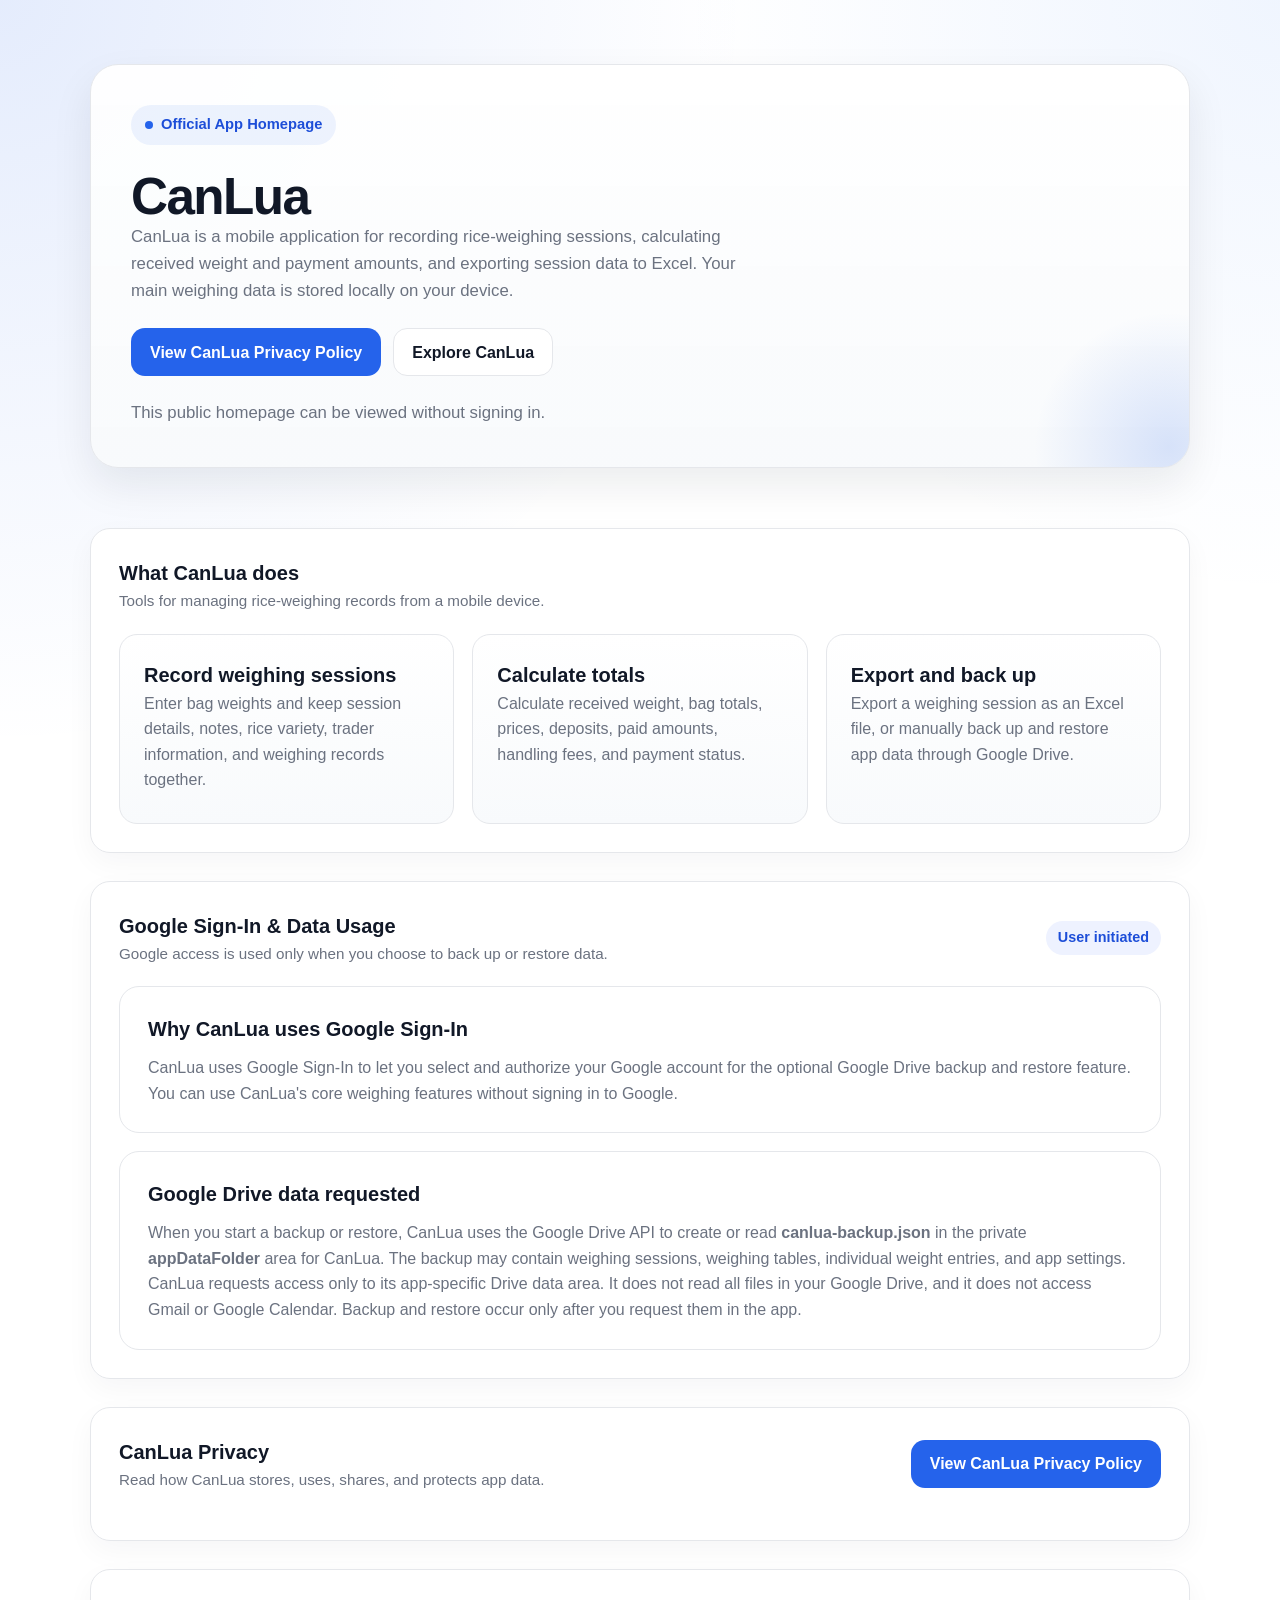
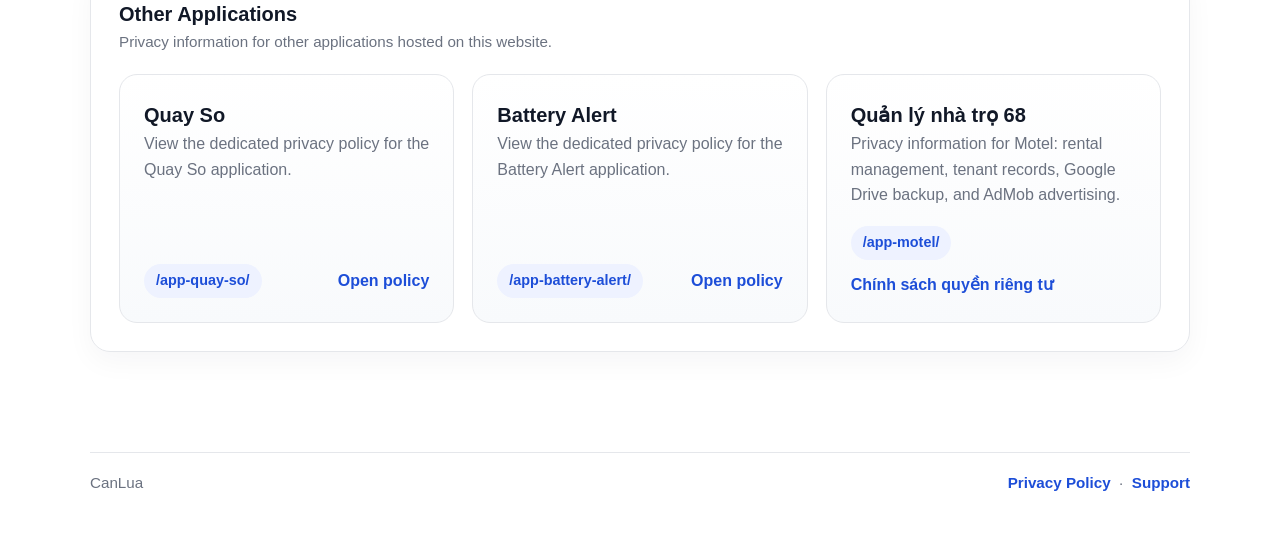
<file: index.html>
<!DOCTYPE html>
<html lang="en">
<head>
  <meta charset="UTF-8">
  <meta name="viewport" content="width=device-width, initial-scale=1.0">
  <meta name="description" content="Official homepage of CanLua. Learn about the application, Google Sign-In data usage, and privacy policy.">
  <meta name="robots" content="index, follow">
  <meta property="og:title" content="CanLua - Official App Homepage">
  <meta property="og:description" content="Learn about CanLua, its Google Sign-In and Google Drive data usage, and its privacy policy.">
  <meta property="og:type" content="website">
  <meta property="og:url" content="https://nhthien68.github.io/privacy-policy/">
  <title>CanLua - Official App Homepage</title>
  <link rel="stylesheet" href="assets/css/style.css">
</head>
<body>
  <header class="site-header">
    <div class="container">
      <section class="hero" aria-labelledby="home-title">
        <span class="badge"><span class="badge-dot"></span> Official App Homepage</span>
        <div>
          <h1 id="home-title">CanLua</h1>
          <p>
            CanLua is a mobile application for recording rice-weighing sessions,
            calculating received weight and payment amounts, and exporting session
            data to Excel. Your main weighing data is stored locally on your device.
          </p>
        </div>
        <div class="hero-actions">
          <a class="button button-primary" href="/privacy-policy/app-can-lua/">View CanLua Privacy Policy</a>
          <a class="button button-secondary" href="#features">Explore CanLua</a>
        </div>
        <p class="section-note">This public homepage can be viewed without signing in.</p>
      </section>
    </div>
  </header>

  <main class="main">
    <div class="container">
      <section id="features" class="section section-card" aria-labelledby="features-title">
        <div class="section-header">
          <div>
            <h2 id="features-title" class="section-title">What CanLua does</h2>
            <p class="section-note">Tools for managing rice-weighing records from a mobile device.</p>
          </div>
        </div>

        <div class="app-grid">
          <article class="app-card">
            <div>
              <h2>Record weighing sessions</h2>
              <p>Enter bag weights and keep session details, notes, rice variety, trader information, and weighing records together.</p>
            </div>
          </article>

          <article class="app-card">
            <div>
              <h2>Calculate totals</h2>
              <p>Calculate received weight, bag totals, prices, deposits, paid amounts, handling fees, and payment status.</p>
            </div>
          </article>

          <article class="app-card">
            <div>
              <h2>Export and back up</h2>
              <p>Export a weighing session as an Excel file, or manually back up and restore app data through Google Drive.</p>
            </div>
          </article>
        </div>
      </section>

      <section class="section section-card" aria-labelledby="google-data-title">
        <div class="section-header">
          <div>
            <h2 id="google-data-title" class="section-title">Google Sign-In &amp; Data Usage</h2>
            <p class="section-note">Google access is used only when you choose to back up or restore data.</p>
          </div>
          <span class="pill">User initiated</span>
        </div>

        <div class="policy-layout">
          <article class="policy-block">
            <h2>Why CanLua uses Google Sign-In</h2>
            <p>
              CanLua uses Google Sign-In to let you select and authorize your Google
              account for the optional Google Drive backup and restore feature. You
              can use CanLua's core weighing features without signing in to Google.
            </p>
          </article>

          <article class="policy-block">
            <h2>Google Drive data requested</h2>
            <p>
              When you start a backup or restore, CanLua uses the Google Drive API to
              create or read <strong>canlua-backup.json</strong> in the private
              <strong>appDataFolder</strong> area for CanLua. The backup may contain
              weighing sessions, weighing tables, individual weight entries, and app settings.
            </p>
            <p>
              CanLua requests access only to its app-specific Drive data area. It does
              not read all files in your Google Drive, and it does not access Gmail or
              Google Calendar. Backup and restore occur only after you request them in the app.
            </p>
          </article>
        </div>
      </section>

      <section class="section section-card" aria-labelledby="privacy-title">
        <div class="section-header">
          <div>
            <h2 id="privacy-title" class="section-title">CanLua Privacy</h2>
            <p class="section-note">Read how CanLua stores, uses, shares, and protects app data.</p>
          </div>
          <a class="button button-primary" href="/privacy-policy/app-can-lua/">View CanLua Privacy Policy</a>
        </div>
      </section>

      <section class="section section-card" aria-labelledby="other-apps-title">
        <div class="section-header">
          <div>
            <h2 id="other-apps-title" class="section-title">Other Applications</h2>
            <p class="section-note">Privacy information for other applications hosted on this website.</p>
          </div>
        </div>

        <div class="app-grid">
          <article class="app-card">
            <div>
              <h2>Quay So</h2>
              <p>View the dedicated privacy policy for the Quay So application.</p>
            </div>
            <div class="app-card-footer">
              <span class="pill">/app-quay-so/</span>
              <a class="app-link" href="app-quay-so/">Open policy</a>
            </div>
          </article>

          <article class="app-card">
            <div>
              <h2>Battery Alert</h2>
              <p>View the dedicated privacy policy for the Battery Alert application.</p>
            </div>
            <div class="app-card-footer">
              <span class="pill">/app-battery-alert/</span>
              <a class="app-link" href="app-battery-alert/">Open policy</a>
            </div>
          </article>

          <article class="app-card">
            <div>
              <h2>Quản lý nhà trọ 68</h2>
              <p>Privacy information for Motel: rental management, tenant records, Google Drive backup, and AdMob advertising.</p>
            </div>
            <div class="app-card-footer">
              <span class="pill">/app-motel/</span>
              <a class="app-link" href="app-motel/" lang="vi">Chính sách quyền riêng tư</a>
            </div>
          </article>
        </div>
      </section>
    </div>
  </main>

  <footer class="footer">
    <div class="container">
      <div class="footer-inner">
        <span>CanLua</span>
        <span>
          <a class="app-link" href="/privacy-policy/app-can-lua/">Privacy Policy</a>
          &nbsp;&middot;&nbsp;
          <a class="app-link" href="mailto:nhthien21@gmail.com">Support</a>
        </span>
      </div>
    </div>
  </footer>
</body>
</html>
</file>
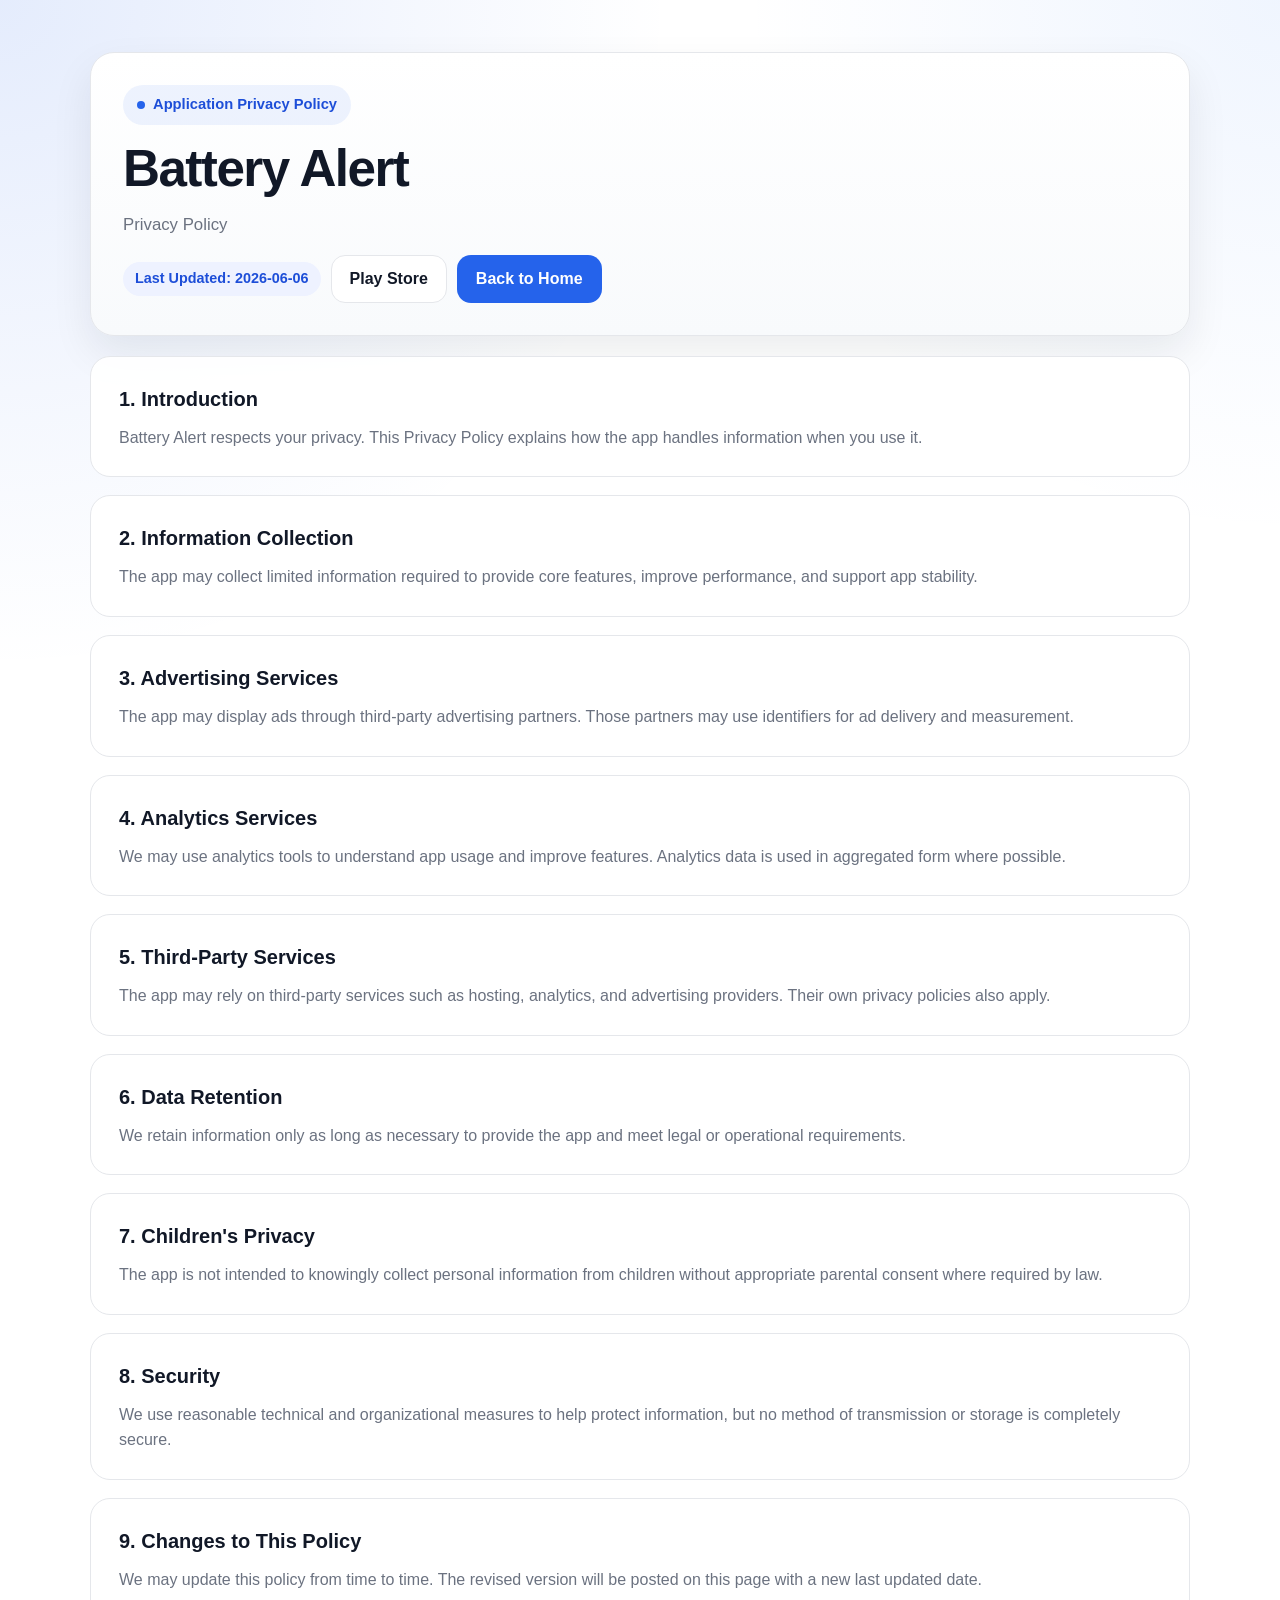
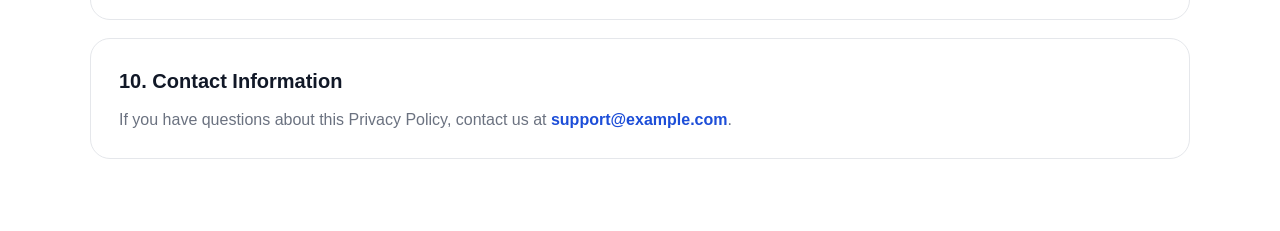
<file: app-battery-alert/index.html>
<!DOCTYPE html>
<html lang="en">
<head>
  <meta charset="UTF-8">
  <meta name="viewport" content="width=device-width, initial-scale=1.0">
  <meta name="description" content="Privacy Policy for Battery Alert.">
  <meta name="robots" content="index, follow">
  <title>Battery Alert Privacy Policy</title>
  <link rel="stylesheet" href="../assets/css/style.css">
</head>
<body>
  <header class="policy-header">
    <div class="container">
      <div class="policy-hero">
        <span class="badge"><span class="badge-dot"></span> Application Privacy Policy</span>
        <h1 class="page-title">Battery Alert</h1>
        <p class="page-subtitle">Privacy Policy</p>
        <div class="policy-meta">
          <span class="pill">Last Updated: 2026-06-06</span>
          <a class="button button-secondary" href="https://play.google.com/store/apps/details?id=example.batteryalert" target="_blank" rel="noopener noreferrer">Play Store</a>
          <a class="button button-primary" href="../">Back to Home</a>
        </div>
      </div>
    </div>
  </header>

  <main class="main">
    <div class="container policy-layout">
      <section class="policy-block" aria-labelledby="intro-title">
        <h2 id="intro-title">1. Introduction</h2>
        <p>Battery Alert respects your privacy. This Privacy Policy explains how the app handles information when you use it.</p>
      </section>

      <section class="policy-block" aria-labelledby="collection-title">
        <h2 id="collection-title">2. Information Collection</h2>
        <p>The app may collect limited information required to provide core features, improve performance, and support app stability.</p>
      </section>

      <section class="policy-block" aria-labelledby="ads-title">
        <h2 id="ads-title">3. Advertising Services</h2>
        <p>The app may display ads through third-party advertising partners. Those partners may use identifiers for ad delivery and measurement.</p>
      </section>

      <section class="policy-block" aria-labelledby="analytics-title">
        <h2 id="analytics-title">4. Analytics Services</h2>
        <p>We may use analytics tools to understand app usage and improve features. Analytics data is used in aggregated form where possible.</p>
      </section>

      <section class="policy-block" aria-labelledby="third-party-title">
        <h2 id="third-party-title">5. Third-Party Services</h2>
        <p>The app may rely on third-party services such as hosting, analytics, and advertising providers. Their own privacy policies also apply.</p>
      </section>

      <section class="policy-block" aria-labelledby="retention-title">
        <h2 id="retention-title">6. Data Retention</h2>
        <p>We retain information only as long as necessary to provide the app and meet legal or operational requirements.</p>
      </section>

      <section class="policy-block" aria-labelledby="children-title">
        <h2 id="children-title">7. Children's Privacy</h2>
        <p>The app is not intended to knowingly collect personal information from children without appropriate parental consent where required by law.</p>
      </section>

      <section class="policy-block" aria-labelledby="security-title">
        <h2 id="security-title">8. Security</h2>
        <p>We use reasonable technical and organizational measures to help protect information, but no method of transmission or storage is completely secure.</p>
      </section>

      <section class="policy-block" aria-labelledby="changes-title">
        <h2 id="changes-title">9. Changes to This Policy</h2>
        <p>We may update this policy from time to time. The revised version will be posted on this page with a new last updated date.</p>
      </section>

      <section class="policy-block" aria-labelledby="contact-title">
        <h2 id="contact-title">10. Contact Information</h2>
        <p>If you have questions about this Privacy Policy, contact us at <a class="app-link" href="mailto:support@example.com">support@example.com</a>.</p>
      </section>
    </div>
  </main>
</body>
</html>
</file>
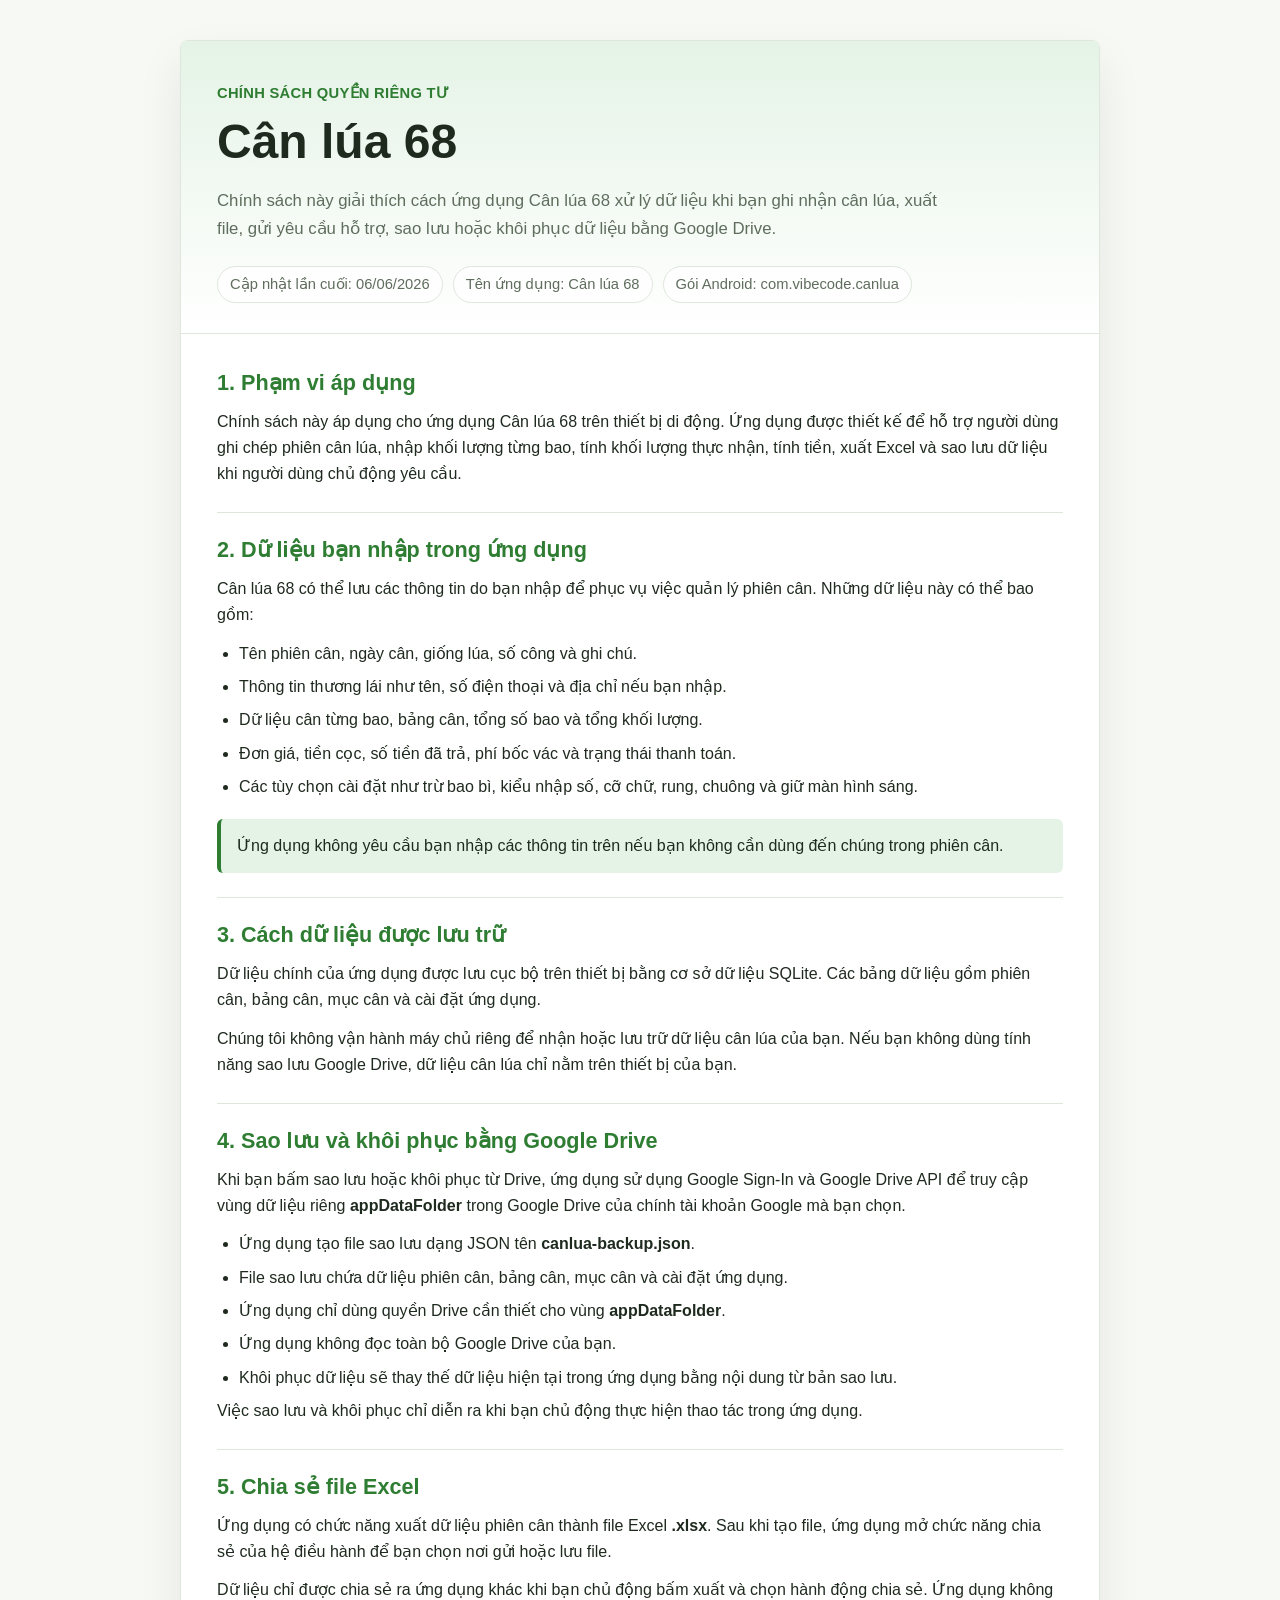
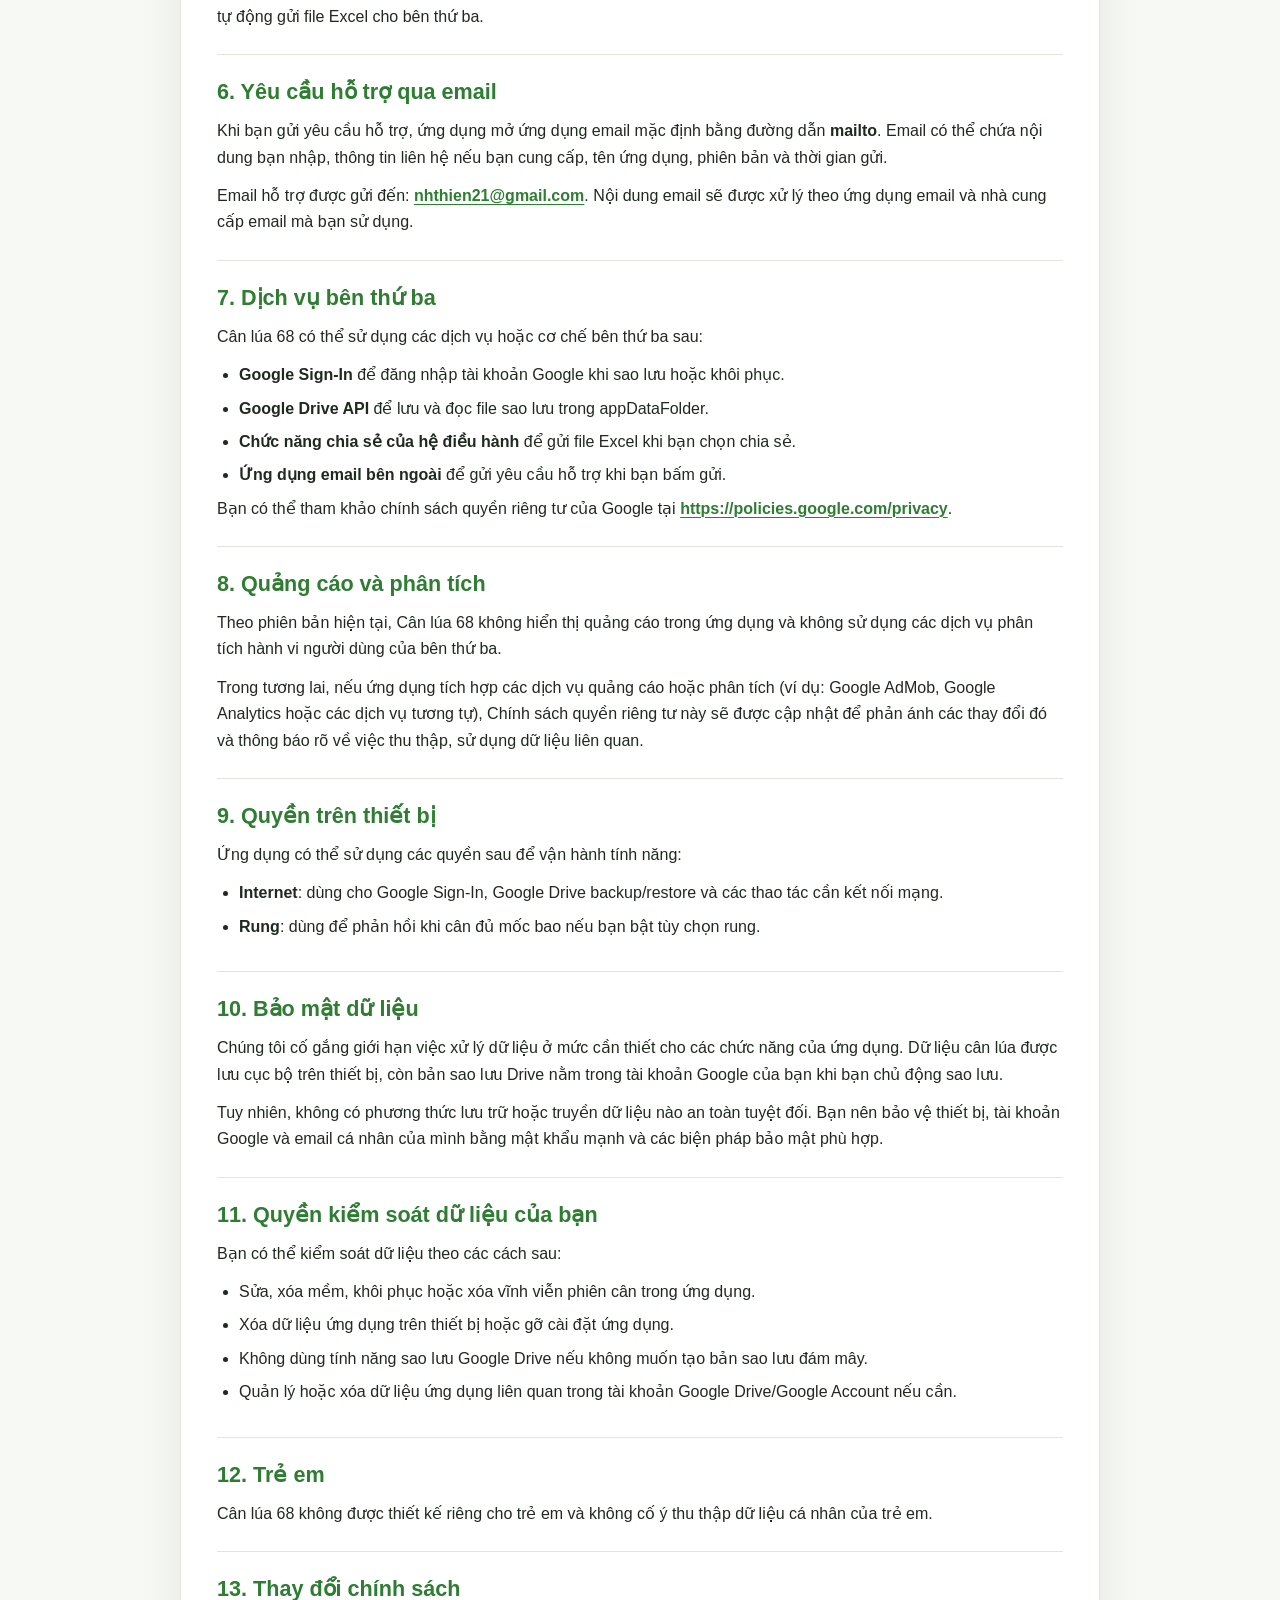
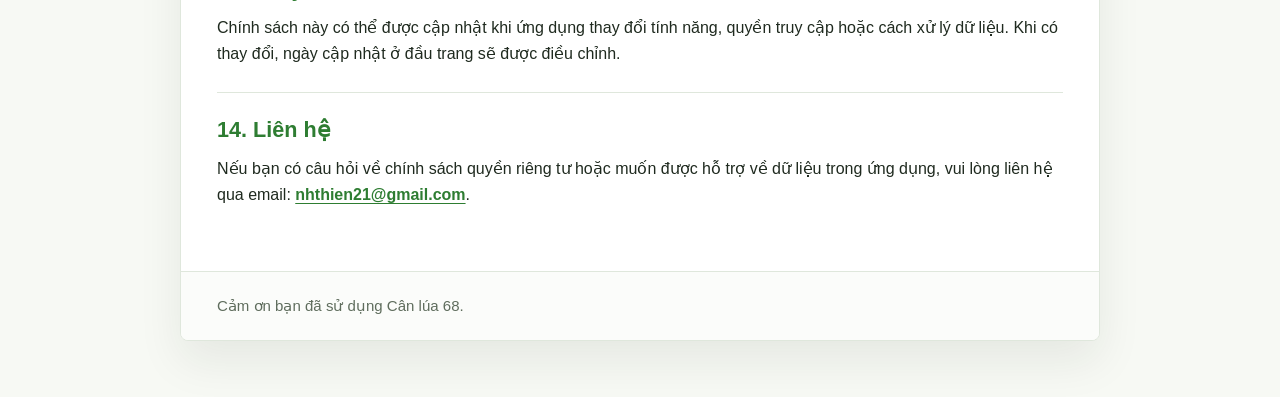
<file: app-can-lua/index.html>
<!doctype html>
<html lang="vi">
<head>
  <meta charset="utf-8">
  <meta name="viewport" content="width=device-width, initial-scale=1">
  <title>Chính sách quyền riêng tư - Cân lúa 68</title>
  <meta
    name="description"
    content="Chính sách quyền riêng tư của ứng dụng Cân lúa 68."
  >
  <style>
    :root {
      color-scheme: light;
      --bg: #f7f9f4;
      --surface: #ffffff;
      --text: #1f2a1f;
      --muted: #5f6d5d;
      --primary: #2e7d32;
      --primary-soft: #e5f3e6;
      --border: #dfe7dc;
      --shadow: 0 20px 45px rgba(31, 42, 31, 0.08);
    }

    * {
      box-sizing: border-box;
    }

    body {
      margin: 0;
      background: var(--bg);
      color: var(--text);
      font-family: Arial, Helvetica, sans-serif;
      line-height: 1.65;
    }

    main {
      width: min(920px, calc(100% - 32px));
      margin: 0 auto;
      padding: 40px 0 56px;
    }

    .page {
      background: var(--surface);
      border: 1px solid var(--border);
      border-radius: 8px;
      box-shadow: var(--shadow);
      overflow: hidden;
    }

    header {
      padding: 40px 36px 30px;
      background: linear-gradient(180deg, var(--primary-soft), #ffffff);
      border-bottom: 1px solid var(--border);
    }

    .eyebrow {
      margin: 0 0 10px;
      color: var(--primary);
      font-size: 0.92rem;
      font-weight: 700;
      letter-spacing: 0.02em;
      text-transform: uppercase;
    }

    h1 {
      margin: 0;
      font-size: clamp(2rem, 5vw, 3rem);
      line-height: 1.12;
    }

    .summary {
      margin: 18px 0 0;
      max-width: 720px;
      color: var(--muted);
      font-size: 1.05rem;
    }

    .meta {
      display: flex;
      flex-wrap: wrap;
      gap: 10px;
      margin-top: 24px;
    }

    .pill {
      display: inline-flex;
      align-items: center;
      min-height: 32px;
      padding: 5px 12px;
      border: 1px solid var(--border);
      border-radius: 999px;
      background: rgba(255, 255, 255, 0.76);
      color: var(--muted);
      font-size: 0.92rem;
    }

    article {
      padding: 12px 36px 38px;
    }

    section {
      padding: 24px 0;
      border-bottom: 1px solid var(--border);
    }

    section:last-child {
      border-bottom: 0;
    }

    h2 {
      margin: 0 0 12px;
      color: var(--primary);
      font-size: 1.35rem;
      line-height: 1.25;
    }

    p {
      margin: 0 0 12px;
    }

    p:last-child {
      margin-bottom: 0;
    }

    ul {
      margin: 10px 0 0;
      padding-left: 22px;
    }

    li {
      margin: 7px 0;
    }

    a {
      color: var(--primary);
      font-weight: 700;
      text-decoration-thickness: 0.08em;
      text-underline-offset: 0.18em;
    }

    strong {
      font-weight: 700;
    }

    .notice {
      margin-top: 18px;
      padding: 14px 16px;
      border-left: 4px solid var(--primary);
      border-radius: 6px;
      background: var(--primary-soft);
    }

    footer {
      padding: 22px 36px;
      border-top: 1px solid var(--border);
      background: #fbfcfa;
      color: var(--muted);
      font-size: 0.94rem;
    }

    @media (max-width: 640px) {
      main {
        width: min(100% - 20px, 920px);
        padding: 18px 0 32px;
      }

      header,
      article,
      footer {
        padding-left: 20px;
        padding-right: 20px;
      }

      header {
        padding-top: 30px;
      }
    }
  </style>
</head>
<body>
  <main>
    <div class="page">
      <header>
        <p class="eyebrow">Chính sách quyền riêng tư</p>
        <h1>Cân lúa 68</h1>
        <p class="summary">
          Chính sách này giải thích cách ứng dụng Cân lúa 68 xử lý dữ liệu khi
          bạn ghi nhận cân lúa, xuất file, gửi yêu cầu hỗ trợ, sao lưu hoặc khôi
          phục dữ liệu bằng Google Drive.
        </p>
        <div class="meta" aria-label="Thông tin chính sách">
          <span class="pill">Cập nhật lần cuối: 06/06/2026</span>
          <span class="pill">Tên ứng dụng: Cân lúa 68</span>
          <span class="pill">Gói Android: com.vibecode.canlua</span>
        </div>
      </header>

      <article>
        <section>
          <h2>1. Phạm vi áp dụng</h2>
          <p>
            Chính sách này áp dụng cho ứng dụng Cân lúa 68 trên thiết bị di
            động. Ứng dụng được thiết kế để hỗ trợ người dùng ghi chép phiên cân
            lúa, nhập khối lượng từng bao, tính khối lượng thực nhận, tính tiền,
            xuất Excel và sao lưu dữ liệu khi người dùng chủ động yêu cầu.
          </p>
        </section>

        <section>
          <h2>2. Dữ liệu bạn nhập trong ứng dụng</h2>
          <p>
            Cân lúa 68 có thể lưu các thông tin do bạn nhập để phục vụ việc quản
            lý phiên cân. Những dữ liệu này có thể bao gồm:
          </p>
          <ul>
            <li>Tên phiên cân, ngày cân, giống lúa, số công và ghi chú.</li>
            <li>Thông tin thương lái như tên, số điện thoại và địa chỉ nếu bạn nhập.</li>
            <li>Dữ liệu cân từng bao, bảng cân, tổng số bao và tổng khối lượng.</li>
            <li>Đơn giá, tiền cọc, số tiền đã trả, phí bốc vác và trạng thái thanh toán.</li>
            <li>Các tùy chọn cài đặt như trừ bao bì, kiểu nhập số, cỡ chữ, rung, chuông và giữ màn hình sáng.</li>
          </ul>
          <p class="notice">
            Ứng dụng không yêu cầu bạn nhập các thông tin trên nếu bạn không cần
            dùng đến chúng trong phiên cân.
          </p>
        </section>

        <section>
          <h2>3. Cách dữ liệu được lưu trữ</h2>
          <p>
            Dữ liệu chính của ứng dụng được lưu cục bộ trên thiết bị bằng cơ sở
            dữ liệu SQLite. Các bảng dữ liệu gồm phiên cân, bảng cân, mục cân và
            cài đặt ứng dụng.
          </p>
          <p>
            Chúng tôi không vận hành máy chủ riêng để nhận hoặc lưu trữ dữ liệu
            cân lúa của bạn. Nếu bạn không dùng tính năng sao lưu Google Drive,
            dữ liệu cân lúa chỉ nằm trên thiết bị của bạn.
          </p>
        </section>

        <section>
          <h2>4. Sao lưu và khôi phục bằng Google Drive</h2>
          <p>
            Khi bạn bấm sao lưu hoặc khôi phục từ Drive, ứng dụng sử dụng Google
            Sign-In và Google Drive API để truy cập vùng dữ liệu riêng
            <strong>appDataFolder</strong> trong Google Drive của chính tài khoản
            Google mà bạn chọn.
          </p>
          <ul>
            <li>Ứng dụng tạo file sao lưu dạng JSON tên <strong>canlua-backup.json</strong>.</li>
            <li>File sao lưu chứa dữ liệu phiên cân, bảng cân, mục cân và cài đặt ứng dụng.</li>
            <li>Ứng dụng chỉ dùng quyền Drive cần thiết cho vùng <strong>appDataFolder</strong>.</li>
            <li>Ứng dụng không đọc toàn bộ Google Drive của bạn.</li>
            <li>Khôi phục dữ liệu sẽ thay thế dữ liệu hiện tại trong ứng dụng bằng nội dung từ bản sao lưu.</li>
          </ul>
          <p>
            Việc sao lưu và khôi phục chỉ diễn ra khi bạn chủ động thực hiện thao
            tác trong ứng dụng.
          </p>
        </section>

        <section>
          <h2>5. Chia sẻ file Excel</h2>
          <p>
            Ứng dụng có chức năng xuất dữ liệu phiên cân thành file Excel
            <strong>.xlsx</strong>. Sau khi tạo file, ứng dụng mở chức năng chia
            sẻ của hệ điều hành để bạn chọn nơi gửi hoặc lưu file.
          </p>
          <p>
            Dữ liệu chỉ được chia sẻ ra ứng dụng khác khi bạn chủ động bấm xuất
            và chọn hành động chia sẻ. Ứng dụng không tự động gửi file Excel cho
            bên thứ ba.
          </p>
        </section>

        <section>
          <h2>6. Yêu cầu hỗ trợ qua email</h2>
          <p>
            Khi bạn gửi yêu cầu hỗ trợ, ứng dụng mở ứng dụng email mặc định bằng
            đường dẫn <strong>mailto</strong>. Email có thể chứa nội dung bạn
            nhập, thông tin liên hệ nếu bạn cung cấp, tên ứng dụng, phiên bản và
            thời gian gửi.
          </p>
          <p>
            Email hỗ trợ được gửi đến:
            <a href="mailto:nhthien21@gmail.com">nhthien21@gmail.com</a>.
            Nội dung email sẽ được xử lý theo ứng dụng email và nhà cung cấp
            email mà bạn sử dụng.
          </p>
        </section>

        <section>
          <h2>7. Dịch vụ bên thứ ba</h2>
          <p>Cân lúa 68 có thể sử dụng các dịch vụ hoặc cơ chế bên thứ ba sau:</p>
          <ul>
            <li><strong>Google Sign-In</strong> để đăng nhập tài khoản Google khi sao lưu hoặc khôi phục.</li>
            <li><strong>Google Drive API</strong> để lưu và đọc file sao lưu trong appDataFolder.</li>
            <li><strong>Chức năng chia sẻ của hệ điều hành</strong> để gửi file Excel khi bạn chọn chia sẻ.</li>
            <li><strong>Ứng dụng email bên ngoài</strong> để gửi yêu cầu hỗ trợ khi bạn bấm gửi.</li>
          </ul>
          <p>
            Bạn có thể tham khảo chính sách quyền riêng tư của Google tại
            <a href="https://policies.google.com/privacy" rel="noopener noreferrer">https://policies.google.com/privacy</a>.
          </p>
        </section>

        <section>
            <h2>8. Quảng cáo và phân tích</h2>
            <p>
                Theo phiên bản hiện tại, Cân lúa 68 không hiển thị quảng cáo trong ứng dụng
                và không sử dụng các dịch vụ phân tích hành vi người dùng của bên thứ ba.
            </p>

            <p>
                Trong tương lai, nếu ứng dụng tích hợp các dịch vụ quảng cáo hoặc phân tích
                (ví dụ: Google AdMob, Google Analytics hoặc các dịch vụ tương tự), Chính
                sách quyền riêng tư này sẽ được cập nhật để phản ánh các thay đổi đó và
                thông báo rõ về việc thu thập, sử dụng dữ liệu liên quan.
            </p>
        </section>

        <section>
          <h2>9. Quyền trên thiết bị</h2>
          <p>Ứng dụng có thể sử dụng các quyền sau để vận hành tính năng:</p>
          <ul>
            <li><strong>Internet</strong>: dùng cho Google Sign-In, Google Drive backup/restore và các thao tác cần kết nối mạng.</li>
            <li><strong>Rung</strong>: dùng để phản hồi khi cân đủ mốc bao nếu bạn bật tùy chọn rung.</li>
          </ul>
        </section>

        <section>
          <h2>10. Bảo mật dữ liệu</h2>
          <p>
            Chúng tôi cố gắng giới hạn việc xử lý dữ liệu ở mức cần thiết cho
            các chức năng của ứng dụng. Dữ liệu cân lúa được lưu cục bộ trên
            thiết bị, còn bản sao lưu Drive nằm trong tài khoản Google của bạn
            khi bạn chủ động sao lưu.
          </p>
          <p>
            Tuy nhiên, không có phương thức lưu trữ hoặc truyền dữ liệu nào an
            toàn tuyệt đối. Bạn nên bảo vệ thiết bị, tài khoản Google và email cá
            nhân của mình bằng mật khẩu mạnh và các biện pháp bảo mật phù hợp.
          </p>
        </section>

        <section>
          <h2>11. Quyền kiểm soát dữ liệu của bạn</h2>
          <p>Bạn có thể kiểm soát dữ liệu theo các cách sau:</p>
          <ul>
            <li>Sửa, xóa mềm, khôi phục hoặc xóa vĩnh viễn phiên cân trong ứng dụng.</li>
            <li>Xóa dữ liệu ứng dụng trên thiết bị hoặc gỡ cài đặt ứng dụng.</li>
            <li>Không dùng tính năng sao lưu Google Drive nếu không muốn tạo bản sao lưu đám mây.</li>
            <li>Quản lý hoặc xóa dữ liệu ứng dụng liên quan trong tài khoản Google Drive/Google Account nếu cần.</li>
          </ul>
        </section>

        <section>
          <h2>12. Trẻ em</h2>
          <p>
            Cân lúa 68 không được thiết kế riêng cho trẻ em và không cố ý thu
            thập dữ liệu cá nhân của trẻ em.
          </p>
        </section>

        <section>
          <h2>13. Thay đổi chính sách</h2>
          <p>
            Chính sách này có thể được cập nhật khi ứng dụng thay đổi tính năng,
            quyền truy cập hoặc cách xử lý dữ liệu. Khi có thay đổi, ngày cập
            nhật ở đầu trang sẽ được điều chỉnh.
          </p>
        </section>

        <section>
          <h2>14. Liên hệ</h2>
          <p>
            Nếu bạn có câu hỏi về chính sách quyền riêng tư hoặc muốn được hỗ
            trợ về dữ liệu trong ứng dụng, vui lòng liên hệ qua email:
            <a href="mailto:nhthien21@gmail.com">nhthien21@gmail.com</a>.
          </p>
        </section>
      </article>

      <footer>
        Cảm ơn bạn đã sử dụng Cân lúa 68.
      </footer>
    </div>
  </main>
</body>
</html>
</file>
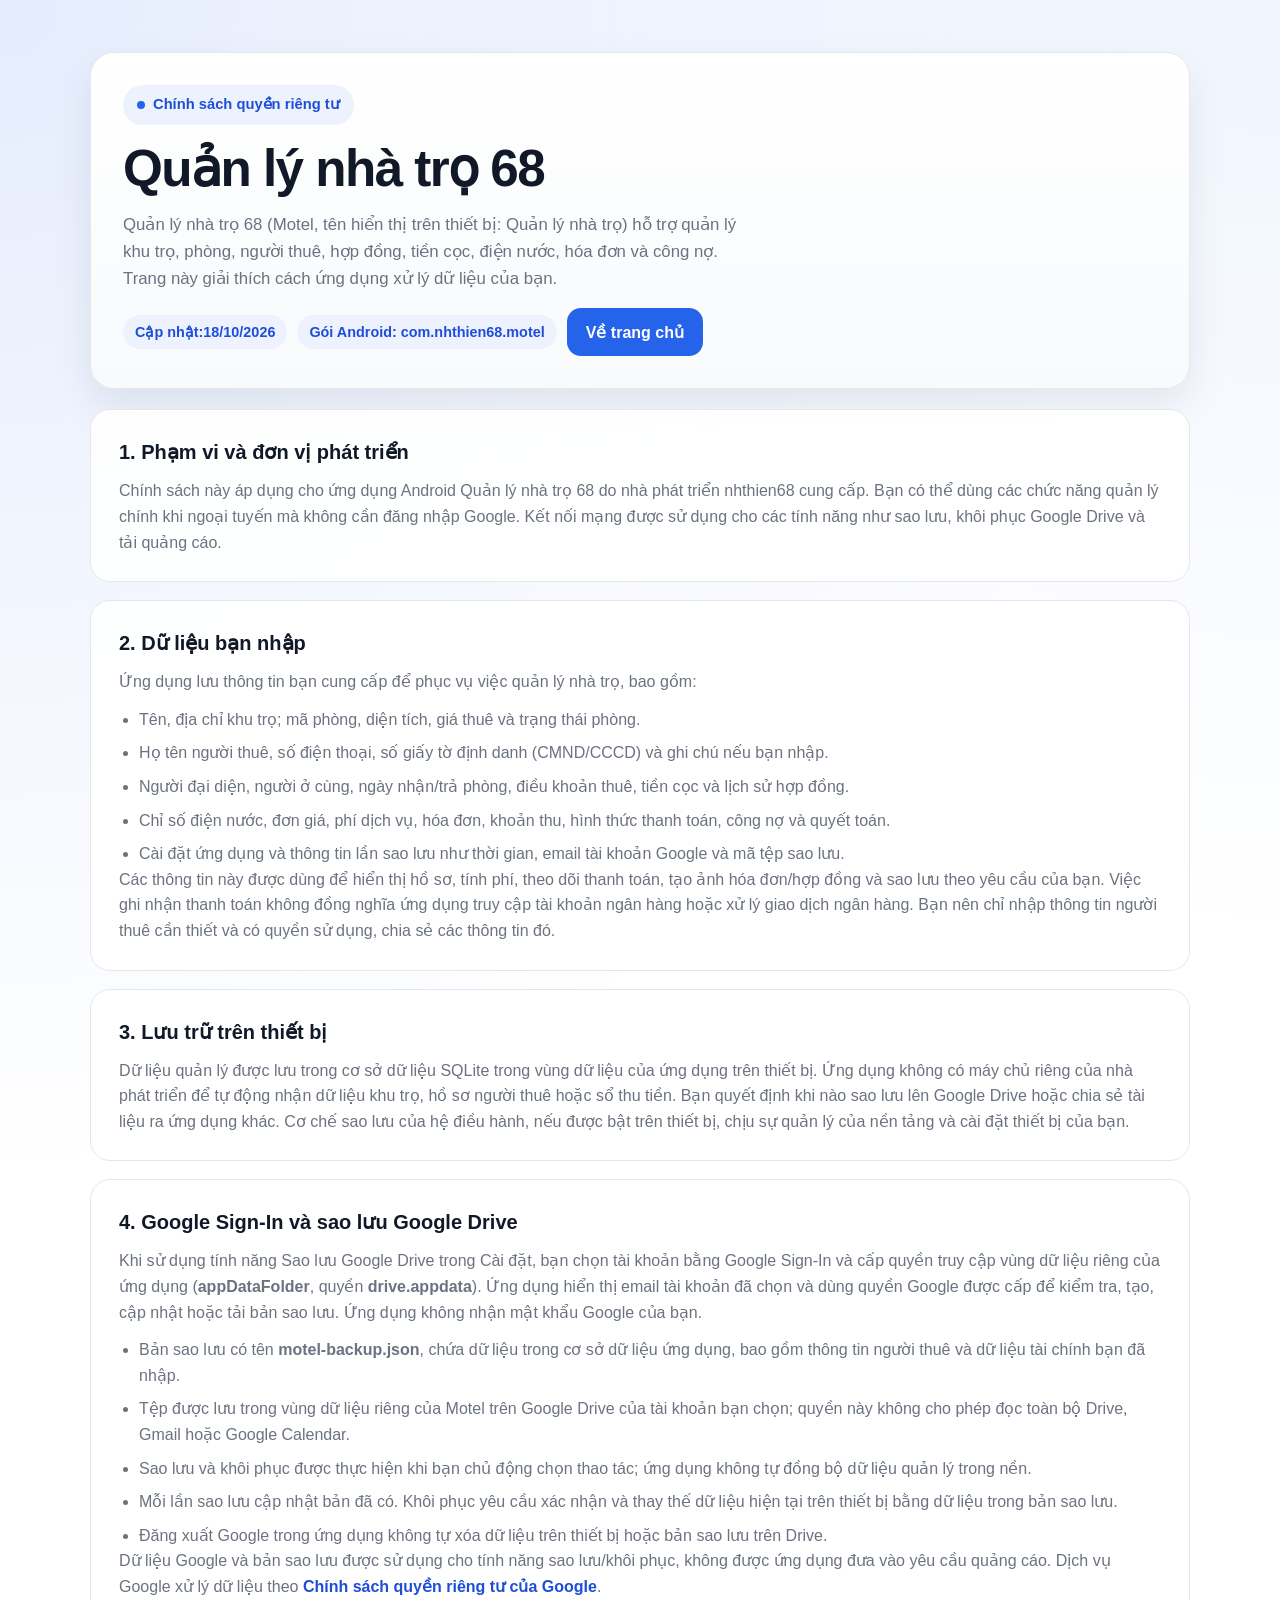
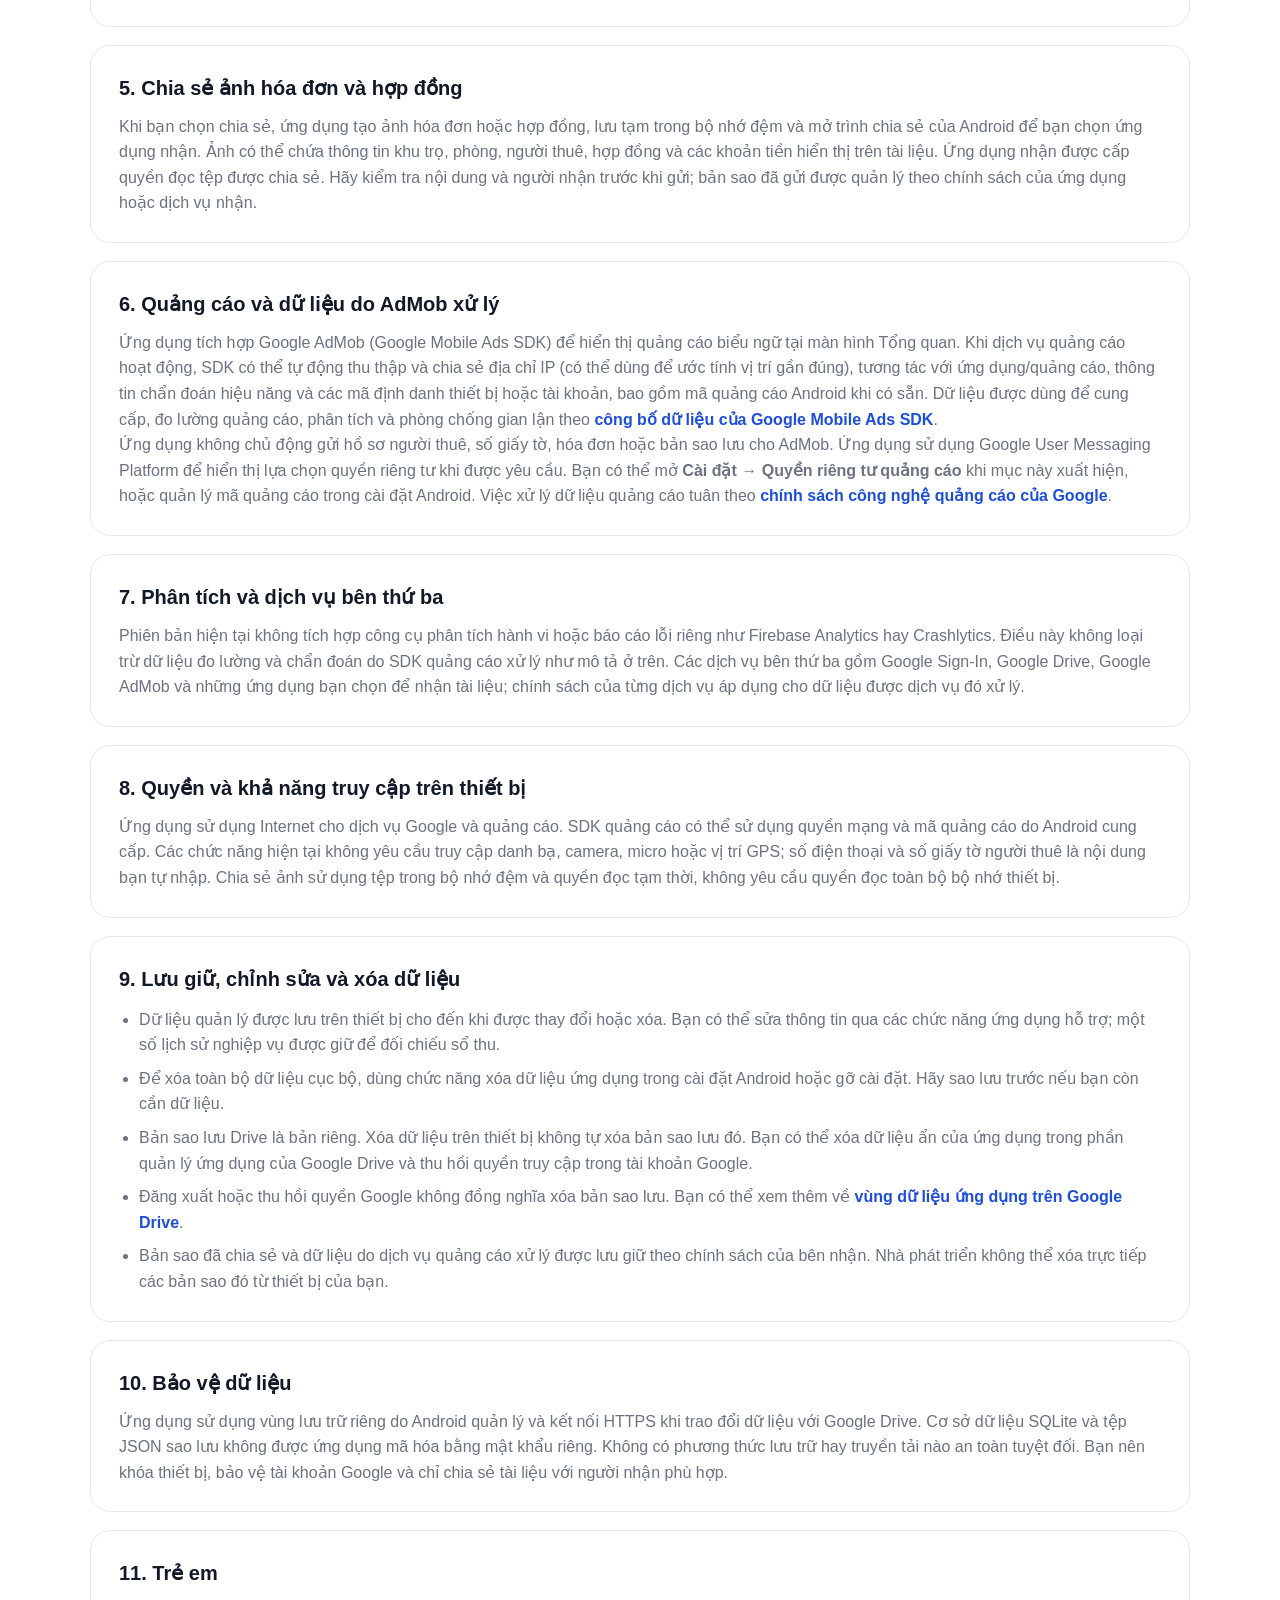
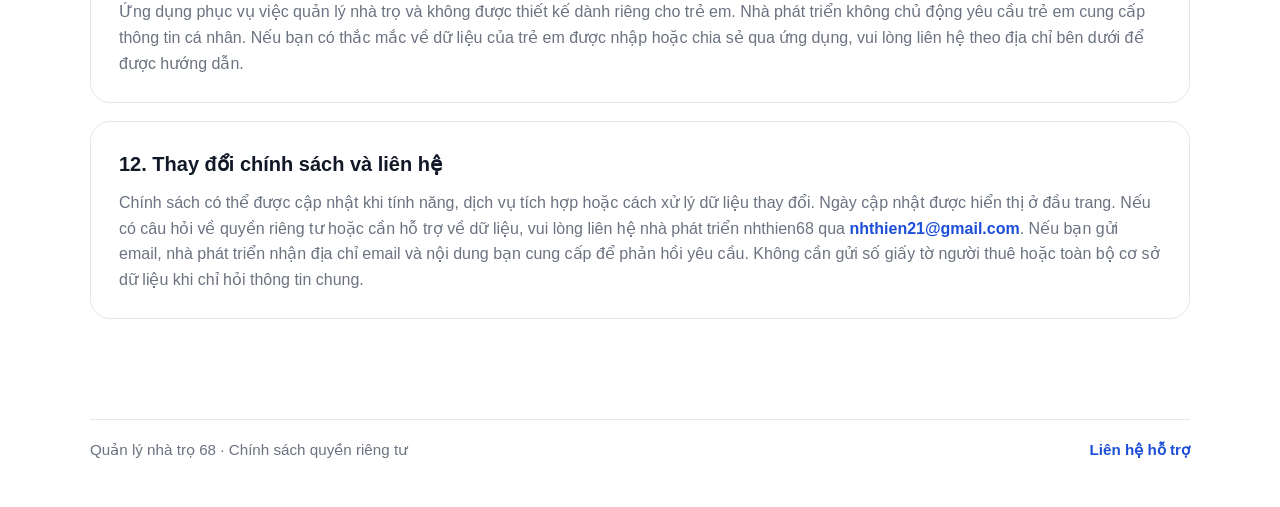
<file: app-motel/index.html>
<!DOCTYPE html>
<html lang="vi">
<head>
  <meta charset="UTF-8">
  <meta name="viewport" content="width=device-width, initial-scale=1.0">
  <meta name="description" content="Chính sách quyền riêng tư của Quản lý nhà trọ 68 (Motel): dữ liệu người thuê, lưu trữ trên thiết bị, sao lưu Google Drive và quảng cáo AdMob.">
  <meta name="robots" content="index, follow">
  <title>Chính sách quyền riêng tư - Quản lý nhà trọ 68</title>
  <link rel="stylesheet" href="../assets/css/style.css">
</head>
<body>
  <header class="policy-header">
    <div class="container">
      <div class="policy-hero">
        <span class="badge"><span class="badge-dot" aria-hidden="true"></span> Chính sách quyền riêng tư</span>
        <h1 class="page-title">Quản lý nhà trọ 68</h1>
        <p class="page-subtitle">
          Quản lý nhà trọ 68 (Motel, tên hiển thị trên thiết bị: Quản lý nhà trọ) hỗ trợ
          quản lý khu trọ, phòng, người thuê, hợp đồng, tiền cọc, điện nước, hóa đơn và
          công nợ. Trang này giải thích cách ứng dụng xử lý dữ liệu của bạn.
        </p>
        <div class="policy-meta">
          <span class="pill">Cập nhật: <time datetime="2026-10-18">18/10/2026</time></span>
          <span class="pill">Gói Android: com.nhthien68.motel</span>
          <a class="button button-primary" href="../">Về trang chủ</a>
        </div>
      </div>
    </div>
  </header>

  <main class="main">
    <div class="container policy-layout">
      <section class="policy-block" aria-labelledby="scope-title">
        <h2 id="scope-title">1. Phạm vi và đơn vị phát triển</h2>
        <p>
          Chính sách này áp dụng cho ứng dụng Android Quản lý nhà trọ 68 do nhà phát triển
          nhthien68 cung cấp. Bạn có thể dùng các chức năng quản lý chính khi ngoại tuyến
          mà không cần đăng nhập Google. Kết nối mạng được sử dụng cho các tính năng như
          sao lưu, khôi phục Google Drive và tải quảng cáo.
        </p>
      </section>

      <section class="policy-block" aria-labelledby="data-title">
        <h2 id="data-title">2. Dữ liệu bạn nhập</h2>
        <p>Ứng dụng lưu thông tin bạn cung cấp để phục vụ việc quản lý nhà trọ, bao gồm:</p>
        <ul>
          <li>Tên, địa chỉ khu trọ; mã phòng, diện tích, giá thuê và trạng thái phòng.</li>
          <li>Họ tên người thuê, số điện thoại, số giấy tờ định danh (CMND/CCCD) và ghi chú nếu bạn nhập.</li>
          <li>Người đại diện, người ở cùng, ngày nhận/trả phòng, điều khoản thuê, tiền cọc và lịch sử hợp đồng.</li>
          <li>Chỉ số điện nước, đơn giá, phí dịch vụ, hóa đơn, khoản thu, hình thức thanh toán, công nợ và quyết toán.</li>
          <li>Cài đặt ứng dụng và thông tin lần sao lưu như thời gian, email tài khoản Google và mã tệp sao lưu.</li>
        </ul>
        <p>
          Các thông tin này được dùng để hiển thị hồ sơ, tính phí, theo dõi thanh toán,
          tạo ảnh hóa đơn/hợp đồng và sao lưu theo yêu cầu của bạn. Việc ghi nhận thanh toán
          không đồng nghĩa ứng dụng truy cập tài khoản ngân hàng hoặc xử lý giao dịch ngân hàng.
          Bạn nên chỉ nhập thông tin người thuê cần thiết và có quyền sử dụng, chia sẻ các thông tin đó.
        </p>
      </section>

      <section class="policy-block" aria-labelledby="storage-title">
        <h2 id="storage-title">3. Lưu trữ trên thiết bị</h2>
        <p>
          Dữ liệu quản lý được lưu trong cơ sở dữ liệu SQLite trong vùng dữ liệu của ứng dụng
          trên thiết bị. Ứng dụng không có máy chủ riêng của nhà phát triển để tự động nhận
          dữ liệu khu trọ, hồ sơ người thuê hoặc sổ thu tiền. Bạn quyết định khi nào sao lưu
          lên Google Drive hoặc chia sẻ tài liệu ra ứng dụng khác.
          Cơ chế sao lưu của hệ điều hành, nếu được bật trên thiết bị, chịu sự quản lý của
          nền tảng và cài đặt thiết bị của bạn.
        </p>
      </section>

      <section class="policy-block" aria-labelledby="google-title">
        <h2 id="google-title">4. Google Sign-In và sao lưu Google Drive</h2>
        <p>
          Khi sử dụng tính năng Sao lưu Google Drive trong Cài đặt, bạn chọn tài khoản
          bằng Google Sign-In và cấp quyền truy cập vùng dữ liệu riêng của ứng dụng
          (<strong>appDataFolder</strong>, quyền <strong>drive.appdata</strong>).
          Ứng dụng hiển thị email tài khoản đã chọn và dùng quyền Google được cấp để
          kiểm tra, tạo, cập nhật hoặc tải bản sao lưu. Ứng dụng không nhận mật khẩu Google của bạn.
        </p>
        <ul>
          <li>Bản sao lưu có tên <strong>motel-backup.json</strong>, chứa dữ liệu trong cơ sở dữ liệu ứng dụng, bao gồm thông tin người thuê và dữ liệu tài chính bạn đã nhập.</li>
          <li>Tệp được lưu trong vùng dữ liệu riêng của Motel trên Google Drive của tài khoản bạn chọn; quyền này không cho phép đọc toàn bộ Drive, Gmail hoặc Google Calendar.</li>
          <li>Sao lưu và khôi phục được thực hiện khi bạn chủ động chọn thao tác; ứng dụng không tự đồng bộ dữ liệu quản lý trong nền.</li>
          <li>Mỗi lần sao lưu cập nhật bản đã có. Khôi phục yêu cầu xác nhận và thay thế dữ liệu hiện tại trên thiết bị bằng dữ liệu trong bản sao lưu.</li>
          <li>Đăng xuất Google trong ứng dụng không tự xóa dữ liệu trên thiết bị hoặc bản sao lưu trên Drive.</li>
        </ul>
        <p>
          Dữ liệu Google và bản sao lưu được sử dụng cho tính năng sao lưu/khôi phục,
          không được ứng dụng đưa vào yêu cầu quảng cáo. Dịch vụ Google xử lý dữ liệu
          theo <a class="app-link" href="https://policies.google.com/privacy">Chính sách quyền riêng tư của Google</a>.
        </p>
      </section>

      <section class="policy-block" aria-labelledby="sharing-title">
        <h2 id="sharing-title">5. Chia sẻ ảnh hóa đơn và hợp đồng</h2>
        <p>
          Khi bạn chọn chia sẻ, ứng dụng tạo ảnh hóa đơn hoặc hợp đồng, lưu tạm trong
          bộ nhớ đệm và mở trình chia sẻ của Android để bạn chọn ứng dụng nhận.
          Ảnh có thể chứa thông tin khu trọ, phòng, người thuê, hợp đồng và các khoản tiền
          hiển thị trên tài liệu. Ứng dụng nhận được cấp quyền đọc tệp được chia sẻ.
          Hãy kiểm tra nội dung và người nhận trước khi gửi; bản sao đã gửi được quản lý
          theo chính sách của ứng dụng hoặc dịch vụ nhận.
        </p>
      </section>

      <section class="policy-block" aria-labelledby="ads-title">
        <h2 id="ads-title">6. Quảng cáo và dữ liệu do AdMob xử lý</h2>
        <p>
          Ứng dụng tích hợp Google AdMob (Google Mobile Ads SDK) để hiển thị quảng cáo
          biểu ngữ tại màn hình Tổng quan. Khi dịch vụ quảng cáo hoạt động, SDK có thể
          tự động thu thập và chia sẻ địa chỉ IP (có thể dùng để ước tính vị trí gần đúng),
          tương tác với ứng dụng/quảng cáo, thông tin chẩn đoán hiệu năng và các mã định danh
          thiết bị hoặc tài khoản, bao gồm mã quảng cáo Android khi có sẵn. Dữ liệu được
          dùng để cung cấp, đo lường quảng cáo, phân tích và phòng chống gian lận theo
          <a class="app-link" href="https://developers.google.com/admob/android/privacy/play-data-disclosure">công bố dữ liệu của Google Mobile Ads SDK</a>.
        </p>
        <p>
          Ứng dụng không chủ động gửi hồ sơ người thuê, số giấy tờ, hóa đơn hoặc bản sao lưu
          cho AdMob. Ứng dụng sử dụng Google User Messaging Platform để hiển thị lựa chọn
          quyền riêng tư khi được yêu cầu. Bạn có thể mở <strong>Cài đặt → Quyền riêng tư
          quảng cáo</strong> khi mục này xuất hiện, hoặc quản lý mã quảng cáo trong cài đặt
          Android. Việc xử lý dữ liệu quảng cáo tuân theo
          <a class="app-link" href="https://policies.google.com/technologies/ads">chính sách công nghệ quảng cáo của Google</a>.
        </p>
      </section>

      <section class="policy-block" aria-labelledby="analytics-title">
        <h2 id="analytics-title">7. Phân tích và dịch vụ bên thứ ba</h2>
        <p>
          Phiên bản hiện tại không tích hợp công cụ phân tích hành vi hoặc báo cáo lỗi
          riêng như Firebase Analytics hay Crashlytics. Điều này không loại trừ dữ liệu
          đo lường và chẩn đoán do SDK quảng cáo xử lý như mô tả ở trên.
          Các dịch vụ bên thứ ba gồm Google Sign-In, Google Drive, Google AdMob và
          những ứng dụng bạn chọn để nhận tài liệu; chính sách của từng dịch vụ áp dụng
          cho dữ liệu được dịch vụ đó xử lý.
        </p>
      </section>

      <section class="policy-block" aria-labelledby="permissions-title">
        <h2 id="permissions-title">8. Quyền và khả năng truy cập trên thiết bị</h2>
        <p>
          Ứng dụng sử dụng Internet cho dịch vụ Google và quảng cáo. SDK quảng cáo có thể
          sử dụng quyền mạng và mã quảng cáo do Android cung cấp. Các chức năng hiện tại
          không yêu cầu truy cập danh bạ, camera, micro hoặc vị trí GPS; số điện thoại và
          số giấy tờ người thuê là nội dung bạn tự nhập. Chia sẻ ảnh sử dụng tệp trong
          bộ nhớ đệm và quyền đọc tạm thời, không yêu cầu quyền đọc toàn bộ bộ nhớ thiết bị.
        </p>
      </section>

      <section class="policy-block" aria-labelledby="control-title">
        <h2 id="control-title">9. Lưu giữ, chỉnh sửa và xóa dữ liệu</h2>
        <ul>
          <li>Dữ liệu quản lý được lưu trên thiết bị cho đến khi được thay đổi hoặc xóa. Bạn có thể sửa thông tin qua các chức năng ứng dụng hỗ trợ; một số lịch sử nghiệp vụ được giữ để đối chiếu sổ thu.</li>
          <li>Để xóa toàn bộ dữ liệu cục bộ, dùng chức năng xóa dữ liệu ứng dụng trong cài đặt Android hoặc gỡ cài đặt. Hãy sao lưu trước nếu bạn còn cần dữ liệu.</li>
          <li>Bản sao lưu Drive là bản riêng. Xóa dữ liệu trên thiết bị không tự xóa bản sao lưu đó. Bạn có thể xóa dữ liệu ẩn của ứng dụng trong phần quản lý ứng dụng của Google Drive và thu hồi quyền truy cập trong tài khoản Google.</li>
          <li>Đăng xuất hoặc thu hồi quyền Google không đồng nghĩa xóa bản sao lưu. Bạn có thể xem thêm về <a class="app-link" href="https://developers.google.com/workspace/drive/api/guides/appdata">vùng dữ liệu ứng dụng trên Google Drive</a>.</li>
          <li>Bản sao đã chia sẻ và dữ liệu do dịch vụ quảng cáo xử lý được lưu giữ theo chính sách của bên nhận. Nhà phát triển không thể xóa trực tiếp các bản sao đó từ thiết bị của bạn.</li>
        </ul>
      </section>

      <section class="policy-block" aria-labelledby="security-title">
        <h2 id="security-title">10. Bảo vệ dữ liệu</h2>
        <p>
          Ứng dụng sử dụng vùng lưu trữ riêng do Android quản lý và kết nối HTTPS khi
          trao đổi dữ liệu với Google Drive. Cơ sở dữ liệu SQLite và tệp JSON sao lưu
          không được ứng dụng mã hóa bằng mật khẩu riêng. Không có phương thức lưu trữ
          hay truyền tải nào an toàn tuyệt đối. Bạn nên khóa thiết bị, bảo vệ tài khoản
          Google và chỉ chia sẻ tài liệu với người nhận phù hợp.
        </p>
      </section>

      <section class="policy-block" aria-labelledby="children-title">
        <h2 id="children-title">11. Trẻ em</h2>
        <p>
          Ứng dụng phục vụ việc quản lý nhà trọ và không được thiết kế dành riêng cho trẻ em.
          Nhà phát triển không chủ động yêu cầu trẻ em cung cấp thông tin cá nhân.
          Nếu bạn có thắc mắc về dữ liệu của trẻ em được nhập hoặc chia sẻ qua ứng dụng,
          vui lòng liên hệ theo địa chỉ bên dưới để được hướng dẫn.
        </p>
      </section>

      <section class="policy-block" aria-labelledby="contact-title">
        <h2 id="contact-title">12. Thay đổi chính sách và liên hệ</h2>
        <p>
          Chính sách có thể được cập nhật khi tính năng, dịch vụ tích hợp hoặc cách xử lý
          dữ liệu thay đổi. Ngày cập nhật được hiển thị ở đầu trang.
          Nếu có câu hỏi về quyền riêng tư hoặc cần hỗ trợ về dữ liệu, vui lòng liên hệ
          nhà phát triển nhthien68 qua
          <a class="app-link" href="mailto:nhthien21@gmail.com">nhthien21@gmail.com</a>.
          Nếu bạn gửi email, nhà phát triển nhận địa chỉ email và nội dung bạn cung cấp
          để phản hồi yêu cầu. Không cần gửi số giấy tờ người thuê hoặc toàn bộ cơ sở dữ liệu
          khi chỉ hỏi thông tin chung.
        </p>
      </section>
    </div>
  </main>

  <footer class="footer">
    <div class="container footer-inner">
      <span>Quản lý nhà trọ 68 · Chính sách quyền riêng tư</span>
      <a class="app-link" href="mailto:nhthien21@gmail.com">Liên hệ hỗ trợ</a>
    </div>
  </footer>
</body>
</html>
</file>
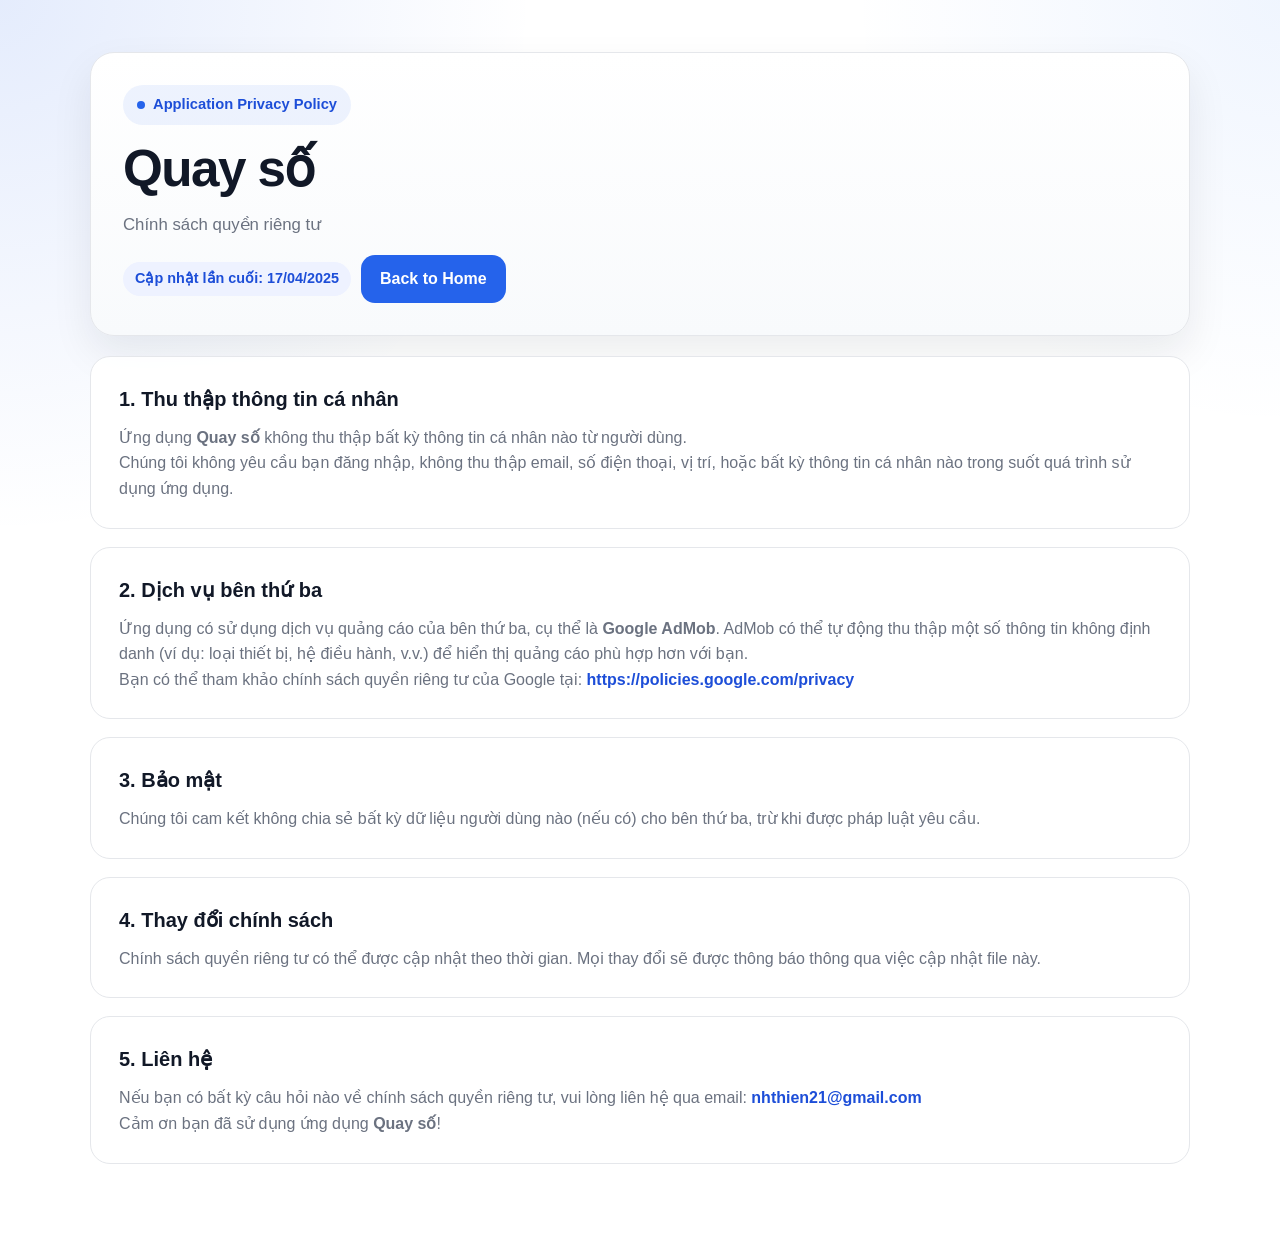
<file: app-quay-so/index.html>
<!DOCTYPE html>
<html lang="vi">
<head>
  <meta charset="UTF-8">
  <meta name="viewport" content="width=device-width, initial-scale=1.0">
  <meta name="description" content="Chính sách quyền riêng tư của ứng dụng Quay số.">
  <meta name="robots" content="index, follow">
  <title>Quay số - Chính sách quyền riêng tư</title>
  <link rel="stylesheet" href="../assets/css/style.css">
</head>
<body>
  <header class="policy-header">
    <div class="container">
      <div class="policy-hero">
        <span class="badge"><span class="badge-dot"></span> Application Privacy Policy</span>
        <h1 class="page-title">Quay số</h1>
        <p class="page-subtitle">Chính sách quyền riêng tư</p>
        <div class="policy-meta">
          <span class="pill">Cập nhật lần cuối: 17/04/2025</span>
          <a class="button button-primary" href="../">Back to Home</a>
        </div>
      </div>
    </div>
  </header>

  <main class="main">
    <div class="container policy-layout">
      <section class="policy-block" aria-labelledby="collection-title">
        <h2 id="collection-title">1. Thu thập thông tin cá nhân</h2>
        <p>Ứng dụng <strong>Quay số</strong> không thu thập bất kỳ thông tin cá nhân nào từ người dùng.</p>
        <p>Chúng tôi không yêu cầu bạn đăng nhập, không thu thập email, số điện thoại, vị trí, hoặc bất kỳ thông tin cá nhân nào trong suốt quá trình sử dụng ứng dụng.</p>
      </section>

      <section class="policy-block" aria-labelledby="third-party-title">
        <h2 id="third-party-title">2. Dịch vụ bên thứ ba</h2>
        <p>Ứng dụng có sử dụng dịch vụ quảng cáo của bên thứ ba, cụ thể là <strong>Google AdMob</strong>. AdMob có thể tự động thu thập một số thông tin không định danh (ví dụ: loại thiết bị, hệ điều hành, v.v.) để hiển thị quảng cáo phù hợp hơn với bạn.</p>
        <p>Bạn có thể tham khảo chính sách quyền riêng tư của Google tại: <a class="app-link" href="https://policies.google.com/privacy" target="_blank" rel="noopener noreferrer">https://policies.google.com/privacy</a></p>
      </section>

      <section class="policy-block" aria-labelledby="security-title">
        <h2 id="security-title">3. Bảo mật</h2>
        <p>Chúng tôi cam kết không chia sẻ bất kỳ dữ liệu người dùng nào (nếu có) cho bên thứ ba, trừ khi được pháp luật yêu cầu.</p>
      </section>

      <section class="policy-block" aria-labelledby="changes-title">
        <h2 id="changes-title">4. Thay đổi chính sách</h2>
        <p>Chính sách quyền riêng tư có thể được cập nhật theo thời gian. Mọi thay đổi sẽ được thông báo thông qua việc cập nhật file này.</p>
      </section>

      <section class="policy-block" aria-labelledby="contact-title">
        <h2 id="contact-title">5. Liên hệ</h2>
        <p>Nếu bạn có bất kỳ câu hỏi nào về chính sách quyền riêng tư, vui lòng liên hệ qua email: <a class="app-link" href="mailto:nhthien21@gmail.com">nhthien21@gmail.com</a></p>
        <p>Cảm ơn bạn đã sử dụng ứng dụng <strong>Quay số</strong>!</p>
      </section>
    </div>
  </main>
</body>
</html>
</file>
<file: assets/css/style.css>
:root {
  --primary: #2563eb;
  --primary-dark: #1d4ed8;
  --background: #ffffff;
  --surface: #f8fafc;
  --surface-strong: #eef2ff;
  --text: #111827;
  --muted: #6b7280;
  --border: #e5e7eb;
  --shadow: 0 18px 40px rgba(15, 23, 42, 0.08);
  --radius: 20px;
  --max-width: 1100px;
}

* {
  box-sizing: border-box;
}

html {
  scroll-behavior: smooth;
}

body {
  margin: 0;
  font-family: Arial, Helvetica, sans-serif;
  color: var(--text);
  background:
    radial-gradient(circle at top left, rgba(37, 99, 235, 0.12), transparent 30%),
    radial-gradient(circle at top right, rgba(59, 130, 246, 0.08), transparent 24%),
    var(--background);
  line-height: 1.6;
}

a {
  color: inherit;
  text-decoration: none;
}

img {
  max-width: 100%;
  display: block;
}

.container {
  width: min(calc(100% - 2rem), var(--max-width));
  margin: 0 auto;
}

.site-header {
  padding: 64px 0 32px;
}

.hero {
  display: grid;
  gap: 24px;
  align-items: end;
  padding: 40px;
  background: linear-gradient(180deg, rgba(255, 255, 255, 0.96), rgba(248, 250, 252, 0.98));
  border: 1px solid var(--border);
  border-radius: calc(var(--radius) + 8px);
  box-shadow: var(--shadow);
  position: relative;
  overflow: hidden;
}

.hero::after {
  content: '';
  position: absolute;
  inset: auto -120px -120px auto;
  width: 280px;
  height: 280px;
  border-radius: 50%;
  background: radial-gradient(circle, rgba(37, 99, 235, 0.16), transparent 68%);
  pointer-events: none;
}

.badge {
  display: inline-flex;
  align-items: center;
  gap: 8px;
  width: fit-content;
  padding: 8px 14px;
  border-radius: 999px;
  background: rgba(37, 99, 235, 0.08);
  color: var(--primary-dark);
  font-size: 0.92rem;
  font-weight: 700;
}

.badge-dot {
  width: 8px;
  height: 8px;
  border-radius: 50%;
  background: var(--primary);
}

.hero h1,
.page-title {
  margin: 0;
  font-size: clamp(2rem, 4vw, 3.5rem);
  line-height: 1.08;
  letter-spacing: -0.03em;
}

.hero p,
.page-subtitle,
.lead {
  margin: 0;
  color: var(--muted);
  font-size: 1.05rem;
  max-width: 68ch;
}

.hero-actions {
  display: flex;
  flex-wrap: wrap;
  gap: 12px;
}

.button {
  display: inline-flex;
  align-items: center;
  justify-content: center;
  min-height: 48px;
  padding: 0 18px;
  border-radius: 14px;
  font-weight: 700;
  border: 1px solid transparent;
  transition: transform 0.2s ease, border-color 0.2s ease, background 0.2s ease;
}

.button:hover {
  transform: translateY(-1px);
}

.button-primary {
  background: var(--primary);
  color: #fff;
}

.button-primary:hover {
  background: var(--primary-dark);
}

.button-secondary {
  background: #fff;
  border-color: var(--border);
  color: var(--text);
}

.main {
  padding: 0 0 72px;
}

.section {
  margin-top: 28px;
}

.section-card {
  padding: 28px;
  background: rgba(255, 255, 255, 0.95);
  border: 1px solid var(--border);
  border-radius: var(--radius);
  box-shadow: 0 10px 28px rgba(15, 23, 42, 0.04);
}

.section-header {
  display: flex;
  justify-content: space-between;
  gap: 16px;
  align-items: center;
  margin-bottom: 20px;
}

.section-title {
  margin: 0;
  font-size: 1.25rem;
}

.section-note {
  color: var(--muted);
  margin: 0;
  font-size: 0.95rem;
}

.app-grid {
  display: grid;
  grid-template-columns: repeat(12, minmax(0, 1fr));
  gap: 18px;
}

.app-card {
  grid-column: span 4;
  display: flex;
  flex-direction: column;
  justify-content: space-between;
  gap: 18px;
  padding: 24px;
  border-radius: 18px;
  border: 1px solid var(--border);
  background: linear-gradient(180deg, #fff, var(--surface));
  min-height: 190px;
}

.app-card h2,
.policy-block h2 {
  margin: 0;
  font-size: 1.25rem;
}

.app-card p,
.policy-block p,
.policy-block li,
.muted {
  margin: 0;
  color: var(--muted);
}

.app-card-footer {
  display: flex;
  justify-content: space-between;
  align-items: center;
  gap: 12px;
  flex-wrap: wrap;
}

.app-link {
  color: var(--primary-dark);
  font-weight: 700;
}

.pill {
  display: inline-flex;
  align-items: center;
  min-height: 34px;
  padding: 0 12px;
  border-radius: 999px;
  background: var(--surface-strong);
  color: var(--primary-dark);
  font-size: 0.9rem;
  font-weight: 700;
}

.policy-header {
  padding: 52px 0 20px;
}

.policy-hero {
  display: grid;
  gap: 16px;
  padding: 32px;
  background: linear-gradient(180deg, #ffffff, #f8fafc);
  border: 1px solid var(--border);
  border-radius: calc(var(--radius) + 4px);
  box-shadow: var(--shadow);
}

.policy-meta {
  display: flex;
  flex-wrap: wrap;
  gap: 10px;
  align-items: center;
}

.policy-layout {
  display: grid;
  gap: 18px;
}

.policy-block {
  padding: 26px 28px;
  background: rgba(255, 255, 255, 0.96);
  border: 1px solid var(--border);
  border-radius: var(--radius);
}

.policy-block h2 {
  margin-bottom: 10px;
}

.policy-block ul {
  margin: 12px 0 0;
  padding-left: 20px;
}

.policy-block li + li {
  margin-top: 8px;
}

.footer {
  padding: 28px 0 44px;
  color: var(--muted);
  font-size: 0.95rem;
}

.footer-inner {
  display: flex;
  justify-content: space-between;
  gap: 16px;
  flex-wrap: wrap;
  padding-top: 18px;
  border-top: 1px solid var(--border);
}

@media (max-width: 900px) {
  .app-card {
    grid-column: span 6;
  }
}

@media (max-width: 720px) {
  .site-header,
  .policy-header {
    padding-top: 28px;
  }

  .hero,
  .policy-hero,
  .section-card,
  .policy-block {
    padding: 20px;
  }

  .app-card {
    grid-column: span 12;
  }

  .section-header,
  .footer-inner {
    align-items: flex-start;
    flex-direction: column;
  }

  .hero-actions {
    width: 100%;
  }

  .button {
    width: 100%;
  }
}
</file>
